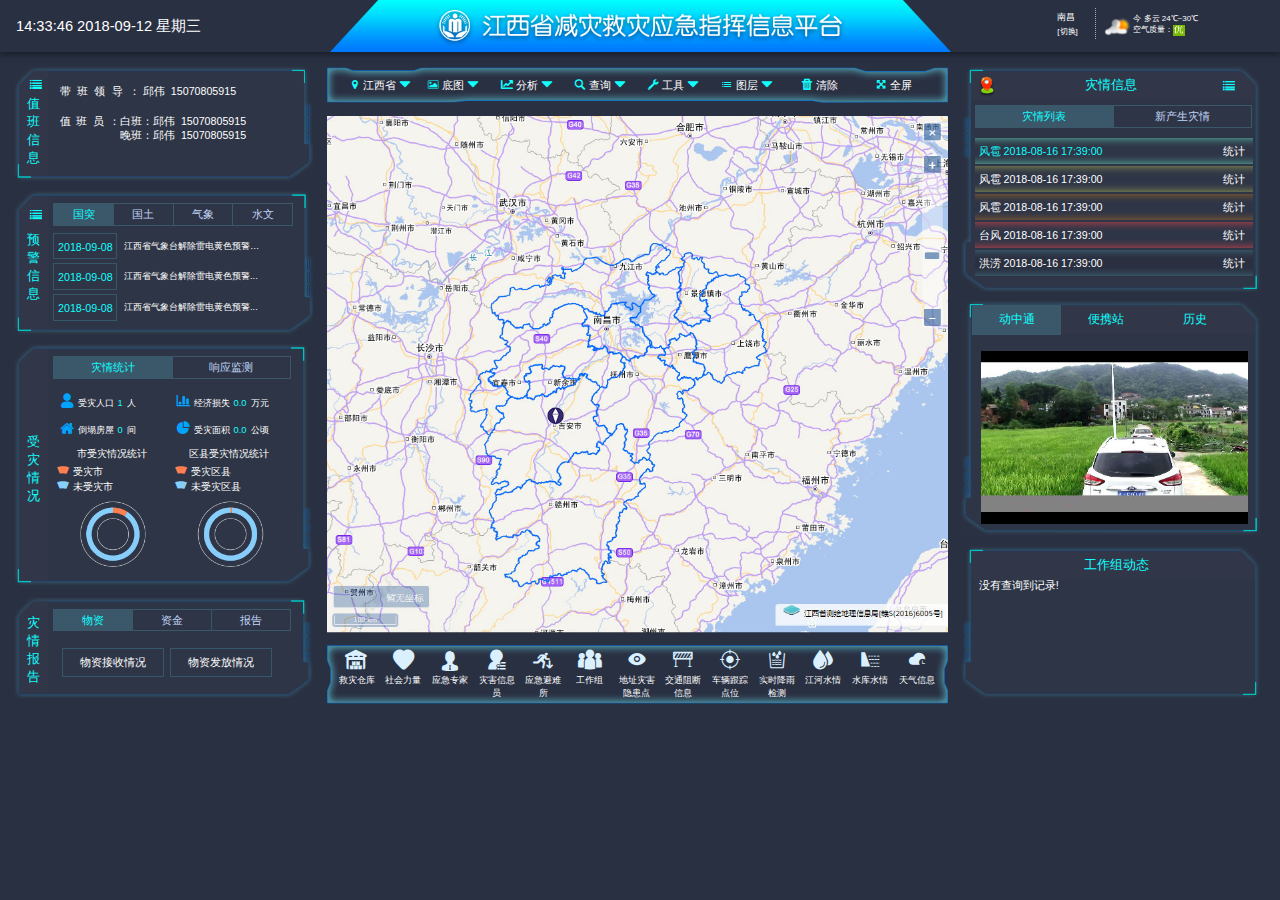
<file: index.html>
<!DOCTYPE html>
<html lang="en">

<head>
    <meta charset="UTF-8">
    <meta name="renderer" content="webkit">
    <meta name="viewport" content="width=device-width, initial-scale=1.0">
    <meta http-equiv="X-UA-Compatible" content="ie=edge">
    <title>江西省减灾救灾应急指挥信息平台</title>
    <link rel="stylesheet" href="./css/index.css">
    <link rel="stylesheet" href="./iconfont/iconfont.css">
</head>

<body>
    <!-- 头部 -->
    <div class="bannerTop">
        <header>
            <div class="timeBar">
                14:33:46 2018-09-12 星期三
            </div>
            <div class="logo"></div>
            <!-- 天气信息 -->
            <div class="weatherBox">
                <div class="info">
                    <div class="cityName">
                        <span class="city">南昌</span>
                        <span class="changeCity">[切换]</span>
                    </div>
                    <div class="weatherToday">
                        <img src="./images/cloud.png" alt="多云" class="weatherImg">
                        <div class="weatherInf">
                            <span class="temp">今 多云 24℃~30℃</span><br>
                            空气质量：<img src="./images/air_good_05.png" alt="优">
                        </div>
                    </div>
                </div>
            </div>
        </header>
    </div>
    <!-- 功能板块 -->
    <div class="mainBody">
        <div class="contnetBox">
            <div class="leftBox">
                <div id="dutyBox">
                    <div class="dutyTitle">值班信息</div>
                    <div class="dutyList">
                        <div class="leader">
                            <i>带班领导：</i>
                            <span>邱伟&nbsp;&nbsp;15070805915</span>
                        </div>
                        <div class="dutyPerson">
                            <i>值班员：</i>
                            <div class="personName">
                                <e>白班：</e><span>邱伟&nbsp;&nbsp;15070805915</span><br>
                                <e>晚班：</e><span>邱伟&nbsp;&nbsp;15070805915</span>
                            </div>

                        </div>

                    </div>
                </div>
                <div id="warnBox">
                    <div class="warnTitle">预警信息</div>
                    <div class="warnCont">
                        <ul class="warnDepart nav">
                            <li><a class="active">国突</a></li>
                            <li><a>国土</a></li>
                            <li><a>气象</a></li>
                            <li><a>水文</a></li>
                        </ul>
                        <div class="navCont on">
                            <ol class="warnList">
                                <li>
                                    <span>2018-09-08</span>
                    
                                    <a href="">江西省气象台解除雷电黄色预警江西省气象台解除雷电黄色预警...</a>
                                </li>
                                <li>
                                    <span>2018-09-08</span>
                                    <a href="">江西省气象台解除雷电黄色预警...</a>
                                </li>
                                <li>
                                    <span>2018-09-08</span>
                                    <a href="">江西省气象台解除雷电黄色预警...</a>
                                </li>
                            </ol>
                        </div>
                        <div class="navCont">国土内容</div>
                        <div class="navCont">气象内容</div>
                        <div class="navCont">水文内容</div>
                    </div>
                </div>
                <div id="disasterInfo">
                    <div class="disasterTitle">受灾情况</div>
                    <div class="disasterCont">
                        <ul class="disasterDepart nav">
                            <li><a class="active">灾情统计</a></li>
                            <li><a>响应监测</a></li>
                        </ul>
                        <div class="navCont on">
                            <div class="tongji">
                                <div>
                                    <i class="iconfont icon-yonghu"></i>
                                    受灾人口<span>1</span>人
                                </div>
                                <div>
                                    <i class="iconfont icon-fenxi"></i>
                                    经济损失<span>0.0</span>万元
                                </div>
                                <div>
                                    <i class="iconfont icon-zhuye"></i>
                                    倒塌房屋<span>0</span>间
                                </div>
                                <div>
                                    <i class="iconfont icon-pie"></i>
                                    受灾面积<span>0.0</span>公顷
                                </div>
                            </div>
                            <div class="cityAndqu">
                                <div class="cityNum">
                                    <div class="cityTitle">市受灾情况统计</div>
                                    <div class="cityTuli">
                                        <span>
                                            <i class="iconfont icon-shanxing yes"></i>受灾市<br>
                                            <i class="iconfont icon-shanxing no"></i>未受灾市
                                        </span>
                                        <div class="cityPie">
                                            <img src="./images/citypie_12.png" alt="" srcset="">
                                        </div>
                                    </div>
                                </div>
                                <div class="quNum">
                                    <div class="quTitle">区县受灾情况统计</div>
                                    <div class="quTuli">
                                        <span>
                                            <i class="iconfont icon-shanxing yes"></i>受灾区县<br>
                                            <i class="iconfont icon-shanxing no"></i>未受灾区县
                                        </span>
                                        <div class="quPie">
                                            <img src="./images/qupie_12.png" alt="" srcset="">
                                        </div>
                                    </div>
                                </div>
                            </div>
                        </div>
                        <div class="navCont">响应监测内容</div>
                    </div>
                </div>
                <div id="disasterReport">
                    <div class="reportTitle">灾情报告</div>
                    <div class="reportCont">
                        <ul class="reportDepart nav">
                            <li><a class="active">物资</a> </li>
                            <li><a>资金</a></li>
                            <li><a>报告</a></li>
                        </ul>
                        <div class="navCont on">
                            <div class="mingxi">
                                <div>
                                    <a href="">物资接收情况</a></div>
                                <div>
                                    <a href="">物资发放情况</a></div>
                            </div>
                        </div>
                        <div class="navCont">资金内容</div>
                        <div class="navCont">报告内容</div>
                    </div>
                </div>
            </div>
            <div class="midBox">
                <div id="toolBar">
                    <ul id="toolList">
                        <li>
                            <a href="">
                                <i class="iconfont icon-location"></i>
                                江西省
                                <i class="iconfont icon-tag2"></i>
                            </a>
                        </li>
                        <li>
                            <a href="">
                                <i class="iconfont icon-tupian"></i>
                                底图
                                <i class="iconfont icon-tag2"></i>
                            </a>
                        </li>
                        <li>
                            <a href="">
                                <i class="iconfont icon-fenxi2"></i>
                                分析
                                <i class="iconfont icon-tag2"></i>
                            </a>
                        </li>
                        <li>
                            <a href="">
                                <i class="iconfont icon-chaxun"></i>
                                查询
                                <i class="iconfont icon-tag2"></i>
                            </a>
                        </li>
                        <li>
                            <a href="">
                                <i class="iconfont icon-shezhi2"></i>
                                工具
                                <i class="iconfont icon-tag2"></i>
                            </a>
                        </li>
                        <li>
                            <a href="">
                                <i class="iconfont icon-ai222"></i>
                                图层
                                <i class="iconfont icon-tag2"></i>
                            </a>
                        </li>
                        <li>
                            <a href="">
                                <i class="iconfont icon-tubiao10"></i>
                                清除
                            </a>
                        </li>
                        <li>
                            <a onclick="fullscreen()">
                                <i class="iconfont icon-quanping"></i>
                                全屏
                            </a>
                        </li>
                    </ul>
                </div>
                <div id="mapBox">
                    <img src="./images/map_06.jpg" alt="" srcset="">
                </div>
                <div id="proBar">
                    <ul id="proList">
                        <li>
                            <a href="">
                                <dl>
                                    <dt><i class="iconfont icon-cangku"></i></dt>
                                    <dd>救灾仓库</dd>
                                </dl>
                            </a>
                        </li>
                        <li>
                            <a href="">
                                <dl>
                                    <dt><i class="iconfont icon-love-b"></i></dt>
                                    <dd>社会力量</dd>
                                </dl>
                            </a>
                        </li>
                        <li><a href="">
                                <dl>
                                    <dt><i class="iconfont icon-zhuanjia"></i></dt>
                                    <dd>应急专家</dd>
                                </dl>
                            </a>
                        </li>
                        <li><a href="">
                                <dl>
                                    <dt><i class="iconfont icon-yonghuliebiao"></i></dt>
                                    <dd>灾害信息员</dd>
                                </dl>
                            </a>
                        </li>
                        <li><a href="">
                                <dl>
                                    <dt><i class="iconfont icon-binanchangsuoguanli"></i></dt>
                                    <dd>应急避难所</dd>
                                </dl>
                            </a>
                        </li>
                        <li><a href="">
                                <dl>
                                    <dt><i class="iconfont icon-qunzu"></i></dt>
                                    <dd>工作组</dd>
                                </dl>
                            </a>
                        </li>

                        <li><a href="">
                                <dl>
                                    <dt><i class="iconfont icon-yanjing"></i></dt>
                                    <dd>地址灾害隐患点</dd>
                                </dl>
                            </a>
                        </li>
                        <li><a href="">
                                <dl>
                                    <dt><i class="iconfont icon-2"></i></dt>
                                    <dd>交通阻断信息</dd>
                                </dl>
                            </a>
                        </li>
                        <li><a href="">
                                <dl>
                                    <dt><i class="iconfont icon-dingwei"></i></dt>
                                    <dd>车辆跟踪点位</dd>
                                </dl>
                            </a>
                        </li>
                        <li><a href="">
                                <dl>
                                    <dt><i class="iconfont icon-rijiangshuiliang"></i></dt>
                                    <dd>实时降雨检测</dd>
                                </dl>
                            </a>
                        </li>
                        <li><a href="">
                                <dl>
                                    <dt><i class="iconfont icon-shuiwu"></i></dt>
                                    <dd>江河水情</dd>
                                </dl>
                            </a>
                        </li>
                        <li><a href="">
                                <dl>
                                    <dt><i class="iconfont icon-shuiku"></i></dt>
                                    <dd>水库水情</dd>
                                </dl>
                            </a>
                        </li>
                        <li><a href="">
                                <dl>
                                    <dt><i class="iconfont icon-tianqiyubao-"></i></dt>
                                    <dd>天气信息</dd>
                                </dl>
                            </a>
                        </li>
                    </ul>
                </div>
            </div>
            <div class="rightBox">
                <div id="disasterBox">
                    <div class="listTitle">灾情信息</div>
                    <div class="listCont">
                        <ul class="listDepart nav">
                            <li><a class="active"> 灾情列表</a></li>
                            <li><a>新产生灾情</a></li>
                        </ul>
                        <div class="navCont on">
                            <ol class="weatherList">
                                <li class="green "><a href="" class="weatherActive"> 风雹 2018-08-16 17:39:00</a> <span>统计</span></li>
                                <li class="yellow"><a href="">风雹 2018-08-16 17:39:00</a> <span>统计</span></li>
                                <li class="orange"><a href="">风雹 2018-08-16 17:39:00</a> <span>统计</span></li>
                                <li class="red"><a href="">台风 2018-08-16 17:39:00</a> <span>统计</span></li>
                                <li class="blue"><a href="">洪涝 2018-08-16 17:39:00</a> <span>统计</span></li>
                            </ol>
                        </div>
                        <div class="navCont">新产生灾情</div>
                    </div>
                </div>
                <div id="historyBox">
                    <ul class="historyTitle nav">
                        <li><a class="active">动中通</a></li>
                        <li><a>便携站</a></li>
                        <li><a>历史</a></li>
                    </ul>
                    <div class="navCont on">
                        <div class="mediaBox">
                            <img src="./images/car_11.jpg" alt="" srcset="">
                        </div>
                    </div>
                    <div class="navCont">便携站内容</div>
                    <div class="navCont">历史内容</div>
                </div>
                <div id="liveBox">
                    <div class="liveTitle">工作组动态</div>
                    <div class="liveContent">没有查询到记录!</div>
                </div>
            </div>
        </div>
    </div>



    <script src="./js/jquery-1.9.0.js"></script>
    <script>
        // 根据屏幕尺寸自适应，"单位值/100" rem.
        (function (win, doc) {
            if (!win.addEventListener) return;
            var html = document.documentElement;

            function setFont() {
                var cliWidth = html.clientWidth;
                html.style.fontSize = 100 * (cliWidth / 1920) + 'px';
            }
            win.addEventListener('resize', setFont, false)
            doc.addEventListener('DOMContentLoaded', setFont, false)
        })(window, document);

        // nav切换
        $(".nav li").on("click", function () {
            $(this).find("a").addClass("active").parents("li").siblings().find("a").removeClass("active");
            $(this).parents("ul").siblings(".navCont").hide().eq($(this).index()).show("fast");
        })

        //全屏
        var fullscreen = function () {
            elem = document.body;
            if (elem.webkitRequestFullScreen) {
                elem.webkitRequestFullScreen();
            } else if (elem.mozRequestFullScreen) {
                elem.mozRequestFullScreen();
            } else if (elem.requestFullScreen) {
                elem.requestFullscreen();
            } else {
                //浏览器不支持全屏API或已被禁用
            }
        }
    </script>


</body>

</html>
</file>
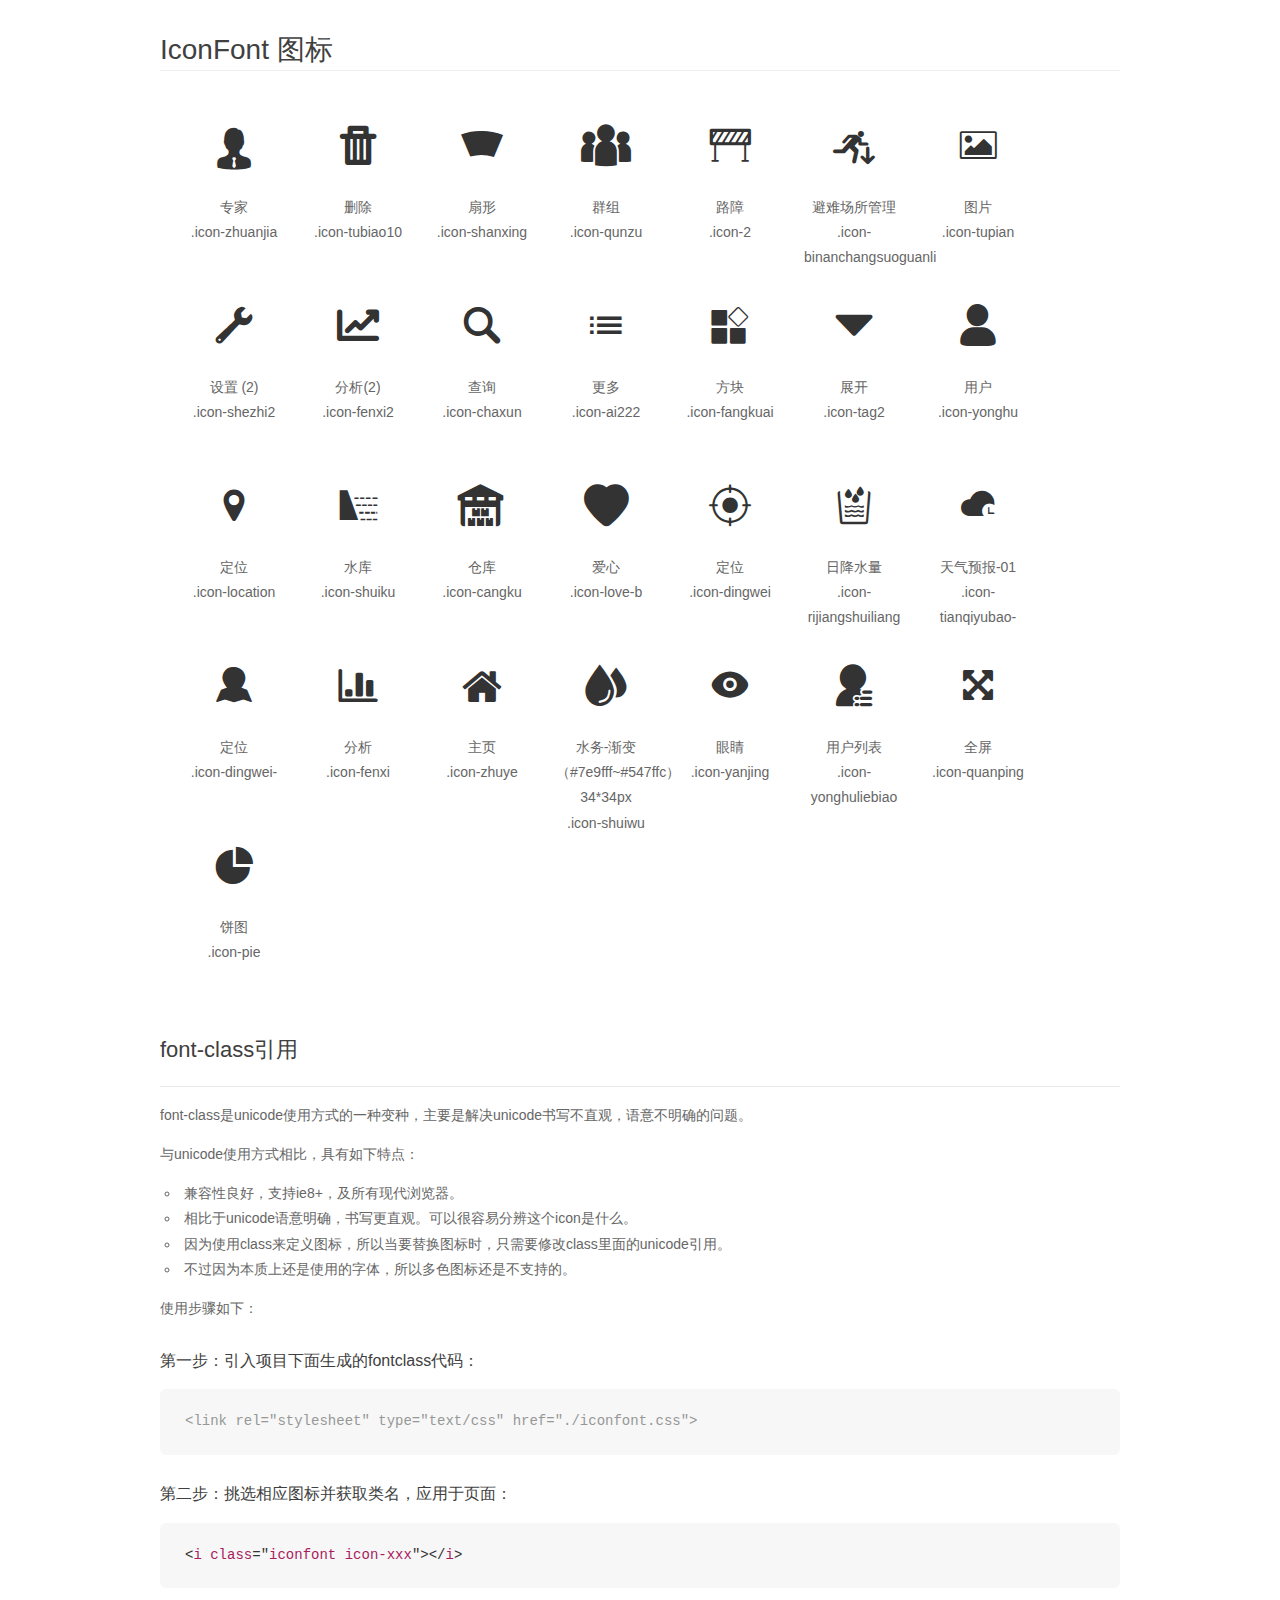
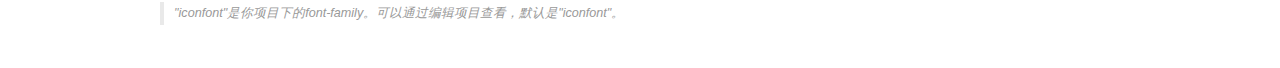
<file: iconfont/demo_fontclass.html>
<!DOCTYPE html>
<html>
<head>
    <meta charset="utf-8"/>
    <title>IconFont</title>
    <link rel="stylesheet" href="demo.css">
    <link rel="stylesheet" href="iconfont.css">
</head>
<body>
    <div class="main markdown">
        <h1>IconFont 图标</h1>
        <ul class="icon_lists clear">
            
                <li>
                <i class="icon iconfont icon-zhuanjia"></i>
                    <div class="name">专家</div>
                    <div class="fontclass">.icon-zhuanjia</div>
                </li>
            
                <li>
                <i class="icon iconfont icon-tubiao10"></i>
                    <div class="name">删除</div>
                    <div class="fontclass">.icon-tubiao10</div>
                </li>
            
                <li>
                <i class="icon iconfont icon-shanxing"></i>
                    <div class="name">扇形</div>
                    <div class="fontclass">.icon-shanxing</div>
                </li>
            
                <li>
                <i class="icon iconfont icon-qunzu"></i>
                    <div class="name">群组</div>
                    <div class="fontclass">.icon-qunzu</div>
                </li>
            
                <li>
                <i class="icon iconfont icon-2"></i>
                    <div class="name">路障</div>
                    <div class="fontclass">.icon-2</div>
                </li>
            
                <li>
                <i class="icon iconfont icon-binanchangsuoguanli"></i>
                    <div class="name">避难场所管理</div>
                    <div class="fontclass">.icon-binanchangsuoguanli</div>
                </li>
            
                <li>
                <i class="icon iconfont icon-tupian"></i>
                    <div class="name">图片</div>
                    <div class="fontclass">.icon-tupian</div>
                </li>
            
                <li>
                <i class="icon iconfont icon-shezhi2"></i>
                    <div class="name">设置 (2)</div>
                    <div class="fontclass">.icon-shezhi2</div>
                </li>
            
                <li>
                <i class="icon iconfont icon-fenxi2"></i>
                    <div class="name">分析(2)</div>
                    <div class="fontclass">.icon-fenxi2</div>
                </li>
            
                <li>
                <i class="icon iconfont icon-chaxun"></i>
                    <div class="name">查询</div>
                    <div class="fontclass">.icon-chaxun</div>
                </li>
            
                <li>
                <i class="icon iconfont icon-ai222"></i>
                    <div class="name">更多</div>
                    <div class="fontclass">.icon-ai222</div>
                </li>
            
                <li>
                <i class="icon iconfont icon-fangkuai"></i>
                    <div class="name">方块</div>
                    <div class="fontclass">.icon-fangkuai</div>
                </li>
            
                <li>
                <i class="icon iconfont icon-tag2"></i>
                    <div class="name">展开</div>
                    <div class="fontclass">.icon-tag2</div>
                </li>
            
                <li>
                <i class="icon iconfont icon-yonghu"></i>
                    <div class="name">用户</div>
                    <div class="fontclass">.icon-yonghu</div>
                </li>
            
                <li>
                <i class="icon iconfont icon-location"></i>
                    <div class="name">定位</div>
                    <div class="fontclass">.icon-location</div>
                </li>
            
                <li>
                <i class="icon iconfont icon-shuiku"></i>
                    <div class="name">水库</div>
                    <div class="fontclass">.icon-shuiku</div>
                </li>
            
                <li>
                <i class="icon iconfont icon-cangku"></i>
                    <div class="name">仓库</div>
                    <div class="fontclass">.icon-cangku</div>
                </li>
            
                <li>
                <i class="icon iconfont icon-love-b"></i>
                    <div class="name">爱心</div>
                    <div class="fontclass">.icon-love-b</div>
                </li>
            
                <li>
                <i class="icon iconfont icon-dingwei"></i>
                    <div class="name">定位</div>
                    <div class="fontclass">.icon-dingwei</div>
                </li>
            
                <li>
                <i class="icon iconfont icon-rijiangshuiliang"></i>
                    <div class="name">日降水量</div>
                    <div class="fontclass">.icon-rijiangshuiliang</div>
                </li>
            
                <li>
                <i class="icon iconfont icon-tianqiyubao-"></i>
                    <div class="name">天气预报-01</div>
                    <div class="fontclass">.icon-tianqiyubao-</div>
                </li>
            
                <li>
                <i class="icon iconfont icon-dingwei-"></i>
                    <div class="name">定位</div>
                    <div class="fontclass">.icon-dingwei-</div>
                </li>
            
                <li>
                <i class="icon iconfont icon-fenxi"></i>
                    <div class="name">分析</div>
                    <div class="fontclass">.icon-fenxi</div>
                </li>
            
                <li>
                <i class="icon iconfont icon-zhuye"></i>
                    <div class="name">主页</div>
                    <div class="fontclass">.icon-zhuye</div>
                </li>
            
                <li>
                <i class="icon iconfont icon-shuiwu"></i>
                    <div class="name">水务-渐变（#7e9fff~#547ffc）34*34px</div>
                    <div class="fontclass">.icon-shuiwu</div>
                </li>
            
                <li>
                <i class="icon iconfont icon-yanjing"></i>
                    <div class="name">眼睛</div>
                    <div class="fontclass">.icon-yanjing</div>
                </li>
            
                <li>
                <i class="icon iconfont icon-yonghuliebiao"></i>
                    <div class="name">用户列表</div>
                    <div class="fontclass">.icon-yonghuliebiao</div>
                </li>
            
                <li>
                <i class="icon iconfont icon-quanping"></i>
                    <div class="name">全屏</div>
                    <div class="fontclass">.icon-quanping</div>
                </li>
            
                <li>
                <i class="icon iconfont icon-pie"></i>
                    <div class="name">饼图</div>
                    <div class="fontclass">.icon-pie</div>
                </li>
            
        </ul>

        <h2 id="font-class-">font-class引用</h2>
        <hr>

        <p>font-class是unicode使用方式的一种变种，主要是解决unicode书写不直观，语意不明确的问题。</p>
        <p>与unicode使用方式相比，具有如下特点：</p>
        <ul>
        <li>兼容性良好，支持ie8+，及所有现代浏览器。</li>
        <li>相比于unicode语意明确，书写更直观。可以很容易分辨这个icon是什么。</li>
        <li>因为使用class来定义图标，所以当要替换图标时，只需要修改class里面的unicode引用。</li>
        <li>不过因为本质上还是使用的字体，所以多色图标还是不支持的。</li>
        </ul>
        <p>使用步骤如下：</p>
        <h3 id="-fontclass-">第一步：引入项目下面生成的fontclass代码：</h3>


        <pre><code class="lang-js hljs javascript"><span class="hljs-comment">&lt;link rel="stylesheet" type="text/css" href="./iconfont.css"&gt;</span></code></pre>
        <h3 id="-">第二步：挑选相应图标并获取类名，应用于页面：</h3>
        <pre><code class="lang-css hljs">&lt;<span class="hljs-selector-tag">i</span> <span class="hljs-selector-tag">class</span>="<span class="hljs-selector-tag">iconfont</span> <span class="hljs-selector-tag">icon-xxx</span>"&gt;&lt;/<span class="hljs-selector-tag">i</span>&gt;</code></pre>
        <blockquote>
        <p>"iconfont"是你项目下的font-family。可以通过编辑项目查看，默认是"iconfont"。</p>
        </blockquote>
    </div>
</body>
</html>
</file>
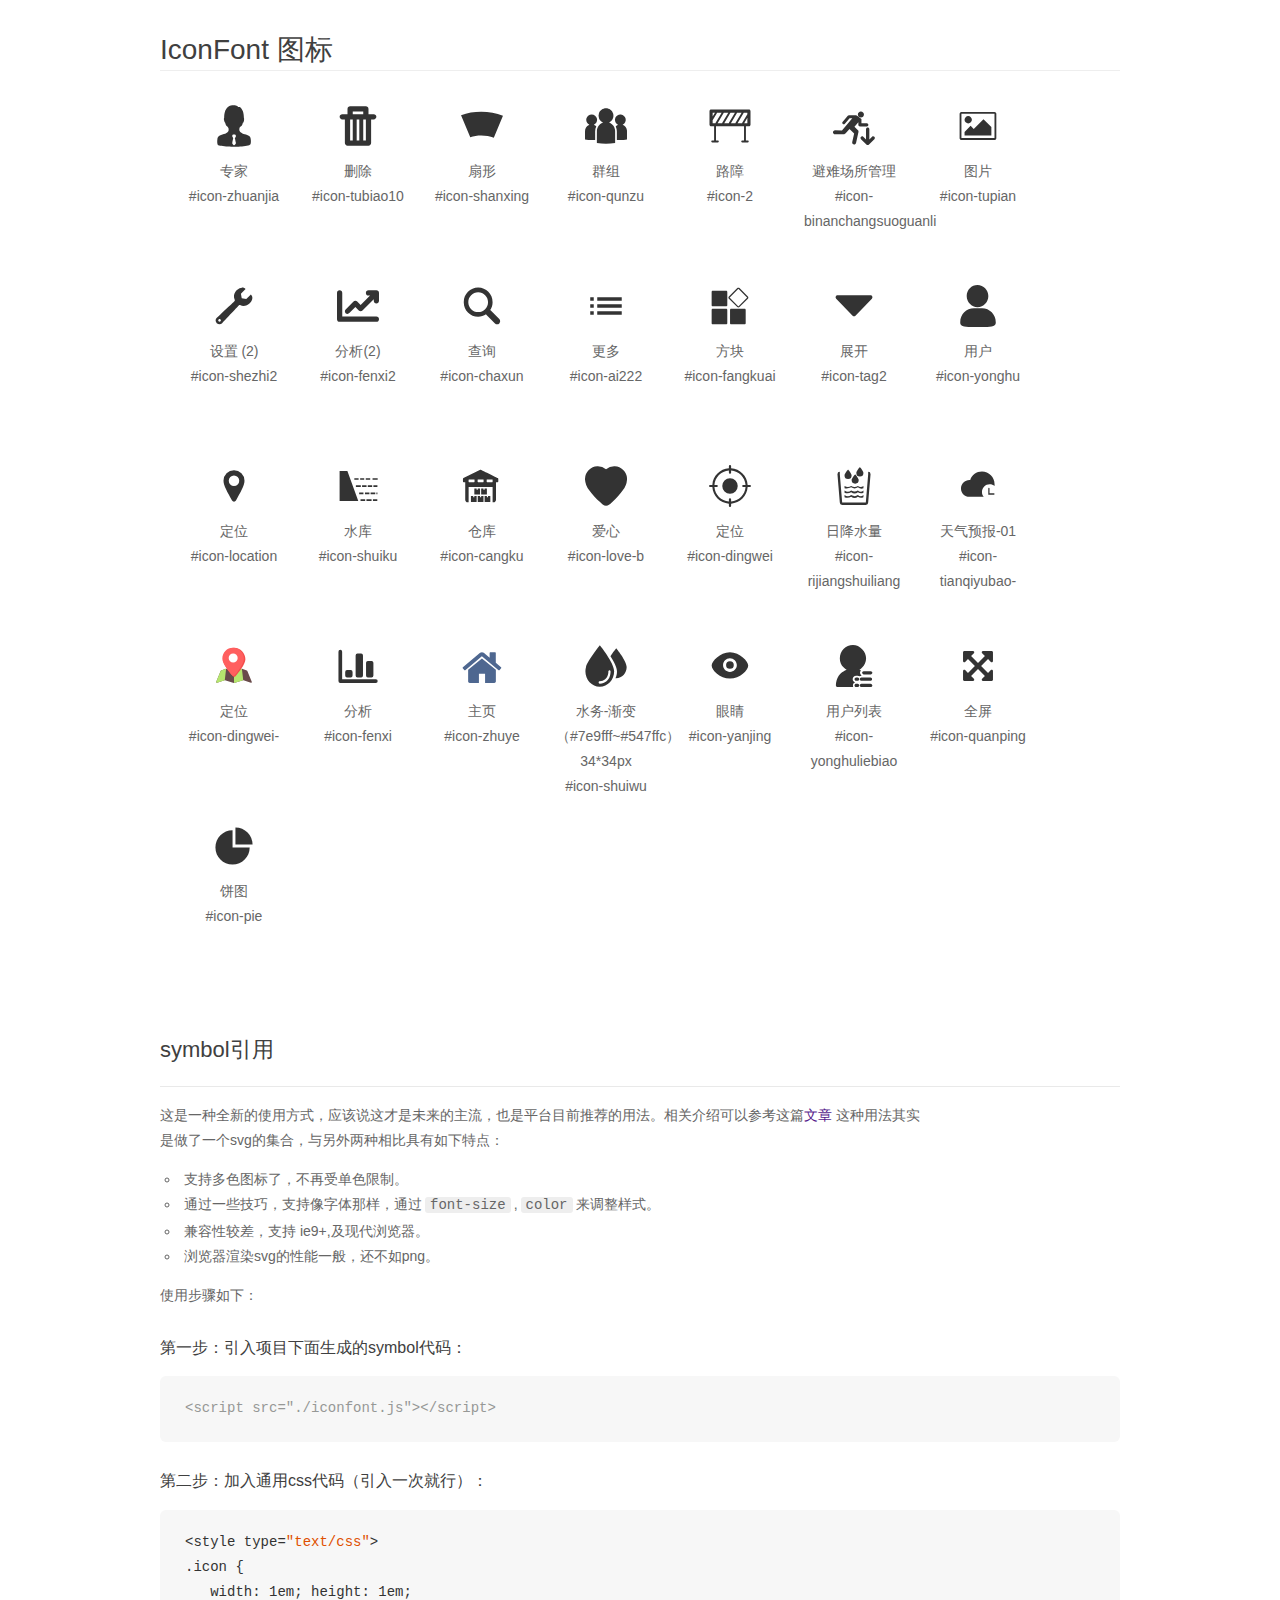
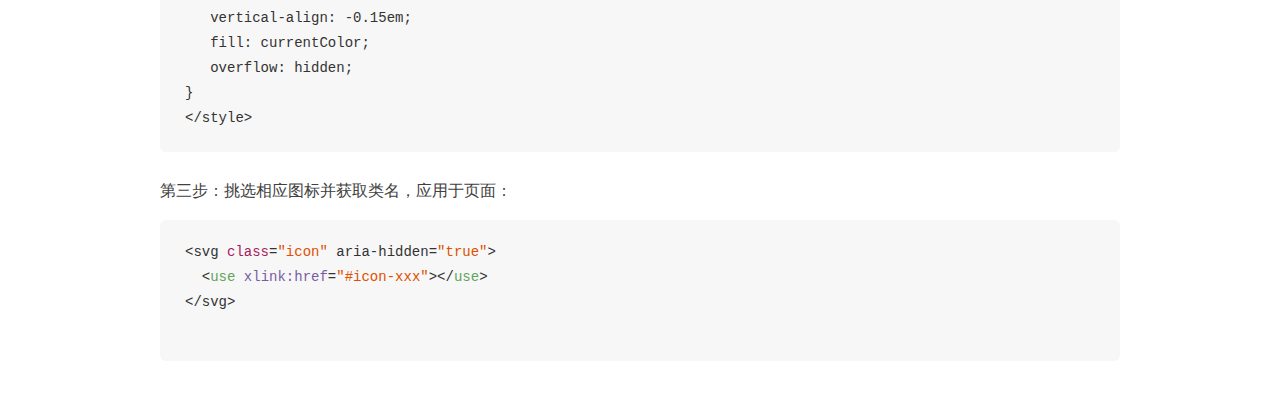
<file: iconfont/demo_symbol.html>
<!DOCTYPE html>
<html>
<head>
    <meta charset="utf-8"/>
    <title>IconFont</title>
    <link rel="stylesheet" href="demo.css">
    <script src="iconfont.js"></script>

    <style type="text/css">
        .icon {
          /* 通过设置 font-size 来改变图标大小 */
          width: 1em; height: 1em;
          /* 图标和文字相邻时，垂直对齐 */
          vertical-align: -0.15em;
          /* 通过设置 color 来改变 SVG 的颜色/fill */
          fill: currentColor;
          /* path 和 stroke 溢出 viewBox 部分在 IE 下会显示
             normalize.css 中也包含这行 */
          overflow: hidden;
        }

    </style>
</head>
<body>
    <div class="main markdown">
        <h1>IconFont 图标</h1>
        <ul class="icon_lists clear">
            
                <li>
                    <svg class="icon" aria-hidden="true">
                        <use xlink:href="#icon-zhuanjia"></use>
                    </svg>
                    <div class="name">专家</div>
                    <div class="fontclass">#icon-zhuanjia</div>
                </li>
            
                <li>
                    <svg class="icon" aria-hidden="true">
                        <use xlink:href="#icon-tubiao10"></use>
                    </svg>
                    <div class="name">删除</div>
                    <div class="fontclass">#icon-tubiao10</div>
                </li>
            
                <li>
                    <svg class="icon" aria-hidden="true">
                        <use xlink:href="#icon-shanxing"></use>
                    </svg>
                    <div class="name">扇形</div>
                    <div class="fontclass">#icon-shanxing</div>
                </li>
            
                <li>
                    <svg class="icon" aria-hidden="true">
                        <use xlink:href="#icon-qunzu"></use>
                    </svg>
                    <div class="name">群组</div>
                    <div class="fontclass">#icon-qunzu</div>
                </li>
            
                <li>
                    <svg class="icon" aria-hidden="true">
                        <use xlink:href="#icon-2"></use>
                    </svg>
                    <div class="name">路障</div>
                    <div class="fontclass">#icon-2</div>
                </li>
            
                <li>
                    <svg class="icon" aria-hidden="true">
                        <use xlink:href="#icon-binanchangsuoguanli"></use>
                    </svg>
                    <div class="name">避难场所管理</div>
                    <div class="fontclass">#icon-binanchangsuoguanli</div>
                </li>
            
                <li>
                    <svg class="icon" aria-hidden="true">
                        <use xlink:href="#icon-tupian"></use>
                    </svg>
                    <div class="name">图片</div>
                    <div class="fontclass">#icon-tupian</div>
                </li>
            
                <li>
                    <svg class="icon" aria-hidden="true">
                        <use xlink:href="#icon-shezhi2"></use>
                    </svg>
                    <div class="name">设置 (2)</div>
                    <div class="fontclass">#icon-shezhi2</div>
                </li>
            
                <li>
                    <svg class="icon" aria-hidden="true">
                        <use xlink:href="#icon-fenxi2"></use>
                    </svg>
                    <div class="name">分析(2)</div>
                    <div class="fontclass">#icon-fenxi2</div>
                </li>
            
                <li>
                    <svg class="icon" aria-hidden="true">
                        <use xlink:href="#icon-chaxun"></use>
                    </svg>
                    <div class="name">查询</div>
                    <div class="fontclass">#icon-chaxun</div>
                </li>
            
                <li>
                    <svg class="icon" aria-hidden="true">
                        <use xlink:href="#icon-ai222"></use>
                    </svg>
                    <div class="name">更多</div>
                    <div class="fontclass">#icon-ai222</div>
                </li>
            
                <li>
                    <svg class="icon" aria-hidden="true">
                        <use xlink:href="#icon-fangkuai"></use>
                    </svg>
                    <div class="name">方块</div>
                    <div class="fontclass">#icon-fangkuai</div>
                </li>
            
                <li>
                    <svg class="icon" aria-hidden="true">
                        <use xlink:href="#icon-tag2"></use>
                    </svg>
                    <div class="name">展开</div>
                    <div class="fontclass">#icon-tag2</div>
                </li>
            
                <li>
                    <svg class="icon" aria-hidden="true">
                        <use xlink:href="#icon-yonghu"></use>
                    </svg>
                    <div class="name">用户</div>
                    <div class="fontclass">#icon-yonghu</div>
                </li>
            
                <li>
                    <svg class="icon" aria-hidden="true">
                        <use xlink:href="#icon-location"></use>
                    </svg>
                    <div class="name">定位</div>
                    <div class="fontclass">#icon-location</div>
                </li>
            
                <li>
                    <svg class="icon" aria-hidden="true">
                        <use xlink:href="#icon-shuiku"></use>
                    </svg>
                    <div class="name">水库</div>
                    <div class="fontclass">#icon-shuiku</div>
                </li>
            
                <li>
                    <svg class="icon" aria-hidden="true">
                        <use xlink:href="#icon-cangku"></use>
                    </svg>
                    <div class="name">仓库</div>
                    <div class="fontclass">#icon-cangku</div>
                </li>
            
                <li>
                    <svg class="icon" aria-hidden="true">
                        <use xlink:href="#icon-love-b"></use>
                    </svg>
                    <div class="name">爱心</div>
                    <div class="fontclass">#icon-love-b</div>
                </li>
            
                <li>
                    <svg class="icon" aria-hidden="true">
                        <use xlink:href="#icon-dingwei"></use>
                    </svg>
                    <div class="name">定位</div>
                    <div class="fontclass">#icon-dingwei</div>
                </li>
            
                <li>
                    <svg class="icon" aria-hidden="true">
                        <use xlink:href="#icon-rijiangshuiliang"></use>
                    </svg>
                    <div class="name">日降水量</div>
                    <div class="fontclass">#icon-rijiangshuiliang</div>
                </li>
            
                <li>
                    <svg class="icon" aria-hidden="true">
                        <use xlink:href="#icon-tianqiyubao-"></use>
                    </svg>
                    <div class="name">天气预报-01</div>
                    <div class="fontclass">#icon-tianqiyubao-</div>
                </li>
            
                <li>
                    <svg class="icon" aria-hidden="true">
                        <use xlink:href="#icon-dingwei-"></use>
                    </svg>
                    <div class="name">定位</div>
                    <div class="fontclass">#icon-dingwei-</div>
                </li>
            
                <li>
                    <svg class="icon" aria-hidden="true">
                        <use xlink:href="#icon-fenxi"></use>
                    </svg>
                    <div class="name">分析</div>
                    <div class="fontclass">#icon-fenxi</div>
                </li>
            
                <li>
                    <svg class="icon" aria-hidden="true">
                        <use xlink:href="#icon-zhuye"></use>
                    </svg>
                    <div class="name">主页</div>
                    <div class="fontclass">#icon-zhuye</div>
                </li>
            
                <li>
                    <svg class="icon" aria-hidden="true">
                        <use xlink:href="#icon-shuiwu"></use>
                    </svg>
                    <div class="name">水务-渐变（#7e9fff~#547ffc）34*34px</div>
                    <div class="fontclass">#icon-shuiwu</div>
                </li>
            
                <li>
                    <svg class="icon" aria-hidden="true">
                        <use xlink:href="#icon-yanjing"></use>
                    </svg>
                    <div class="name">眼睛</div>
                    <div class="fontclass">#icon-yanjing</div>
                </li>
            
                <li>
                    <svg class="icon" aria-hidden="true">
                        <use xlink:href="#icon-yonghuliebiao"></use>
                    </svg>
                    <div class="name">用户列表</div>
                    <div class="fontclass">#icon-yonghuliebiao</div>
                </li>
            
                <li>
                    <svg class="icon" aria-hidden="true">
                        <use xlink:href="#icon-quanping"></use>
                    </svg>
                    <div class="name">全屏</div>
                    <div class="fontclass">#icon-quanping</div>
                </li>
            
                <li>
                    <svg class="icon" aria-hidden="true">
                        <use xlink:href="#icon-pie"></use>
                    </svg>
                    <div class="name">饼图</div>
                    <div class="fontclass">#icon-pie</div>
                </li>
            
        </ul>


        <h2 id="symbol-">symbol引用</h2>
        <hr>

        <p>这是一种全新的使用方式，应该说这才是未来的主流，也是平台目前推荐的用法。相关介绍可以参考这篇<a href="">文章</a>
        这种用法其实是做了一个svg的集合，与另外两种相比具有如下特点：</p>
        <ul>
          <li>支持多色图标了，不再受单色限制。</li>
          <li>通过一些技巧，支持像字体那样，通过<code>font-size</code>,<code>color</code>来调整样式。</li>
          <li>兼容性较差，支持 ie9+,及现代浏览器。</li>
          <li>浏览器渲染svg的性能一般，还不如png。</li>
        </ul>
        <p>使用步骤如下：</p>
        <h3 id="-symbol-">第一步：引入项目下面生成的symbol代码：</h3>
        <pre><code class="lang-js hljs javascript"><span class="hljs-comment">&lt;script src="./iconfont.js"&gt;&lt;/script&gt;</span></code></pre>
        <h3 id="-css-">第二步：加入通用css代码（引入一次就行）：</h3>
        <pre><code class="lang-js hljs javascript">&lt;style type=<span class="hljs-string">"text/css"</span>&gt;
.icon {
   width: <span class="hljs-number">1</span>em; height: <span class="hljs-number">1</span>em;
   vertical-align: <span class="hljs-number">-0.15</span>em;
   fill: currentColor;
   overflow: hidden;
}
&lt;<span class="hljs-regexp">/style&gt;</span></code></pre>
        <h3 id="-">第三步：挑选相应图标并获取类名，应用于页面：</h3>
        <pre><code class="lang-js hljs javascript">&lt;svg <span class="hljs-class"><span class="hljs-keyword">class</span></span>=<span class="hljs-string">"icon"</span> aria-hidden=<span class="hljs-string">"true"</span>&gt;<span class="xml"><span class="hljs-tag">
  &lt;<span class="hljs-name">use</span> <span class="hljs-attr">xlink:href</span>=<span class="hljs-string">"#icon-xxx"</span>&gt;</span><span class="hljs-tag">&lt;/<span class="hljs-name">use</span>&gt;</span>
</span>&lt;<span class="hljs-regexp">/svg&gt;
        </span></code></pre>
    </div>
</body>
</html>
</file>
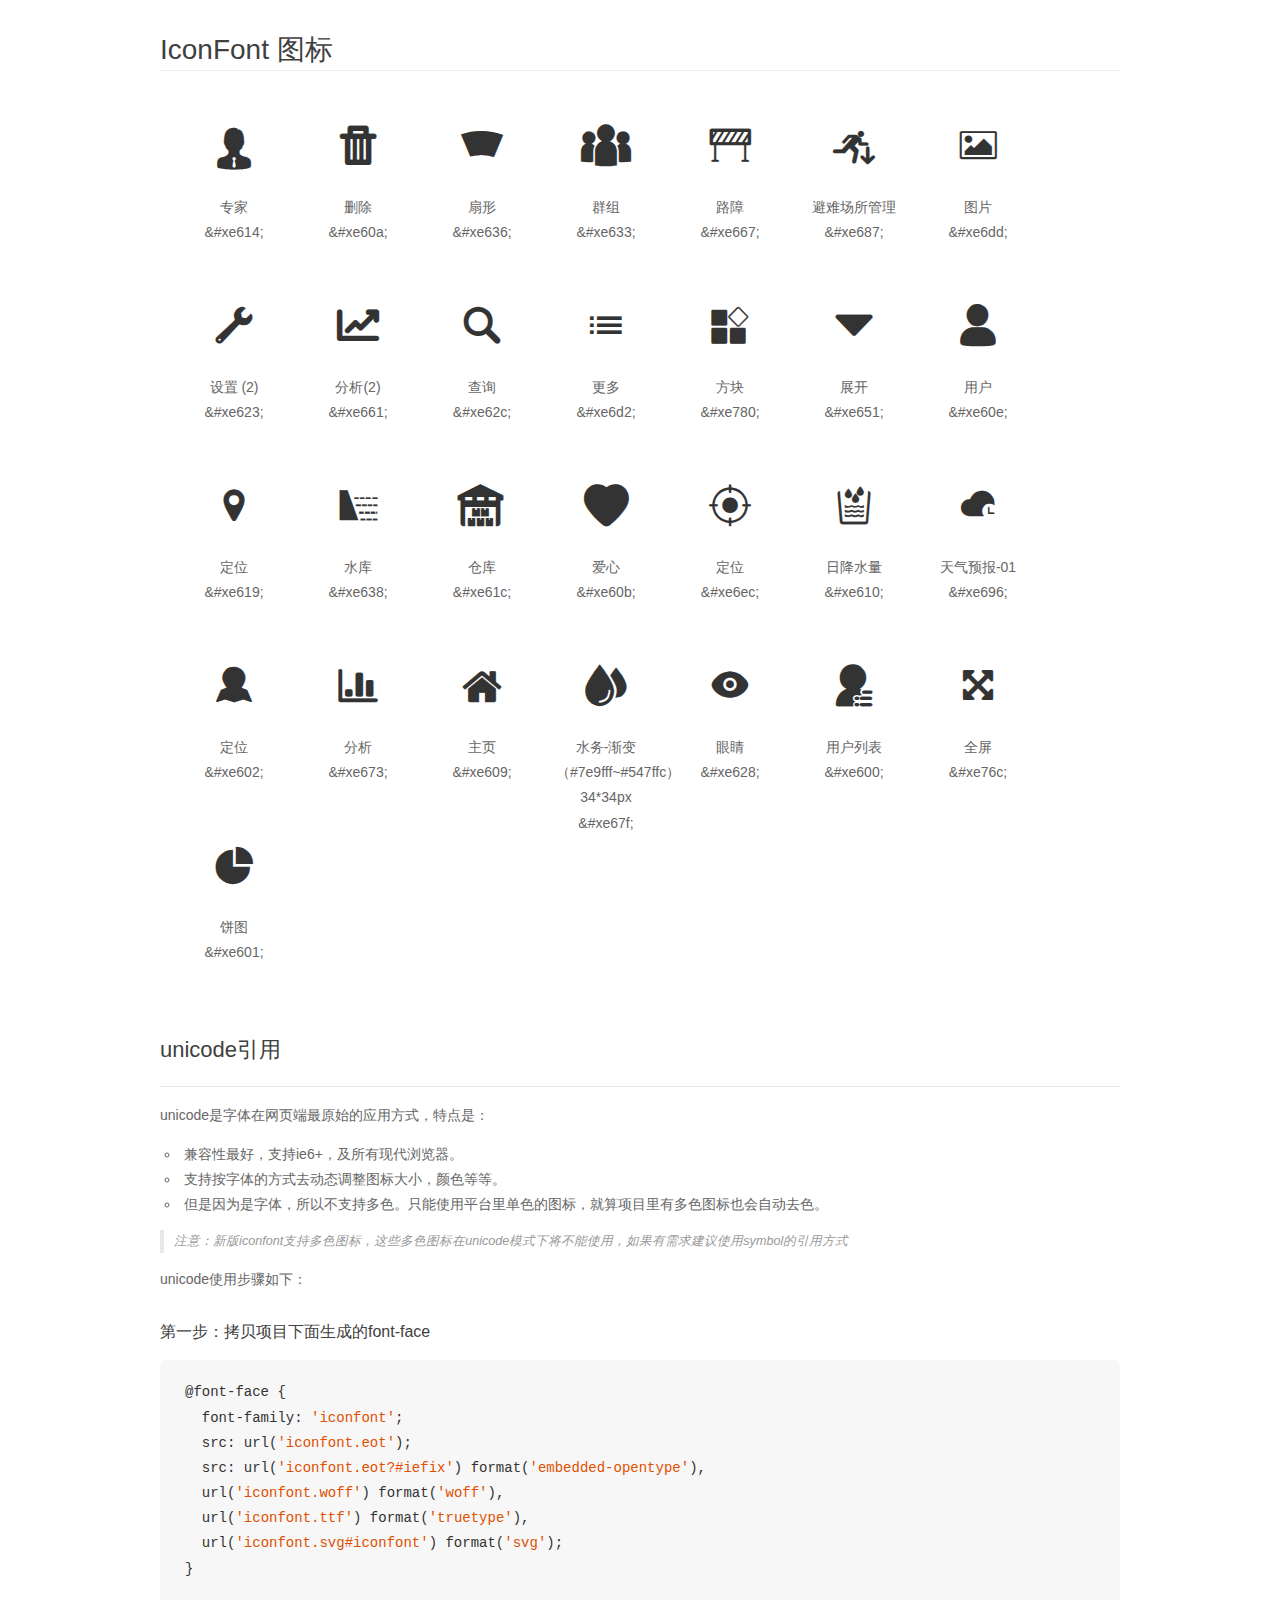
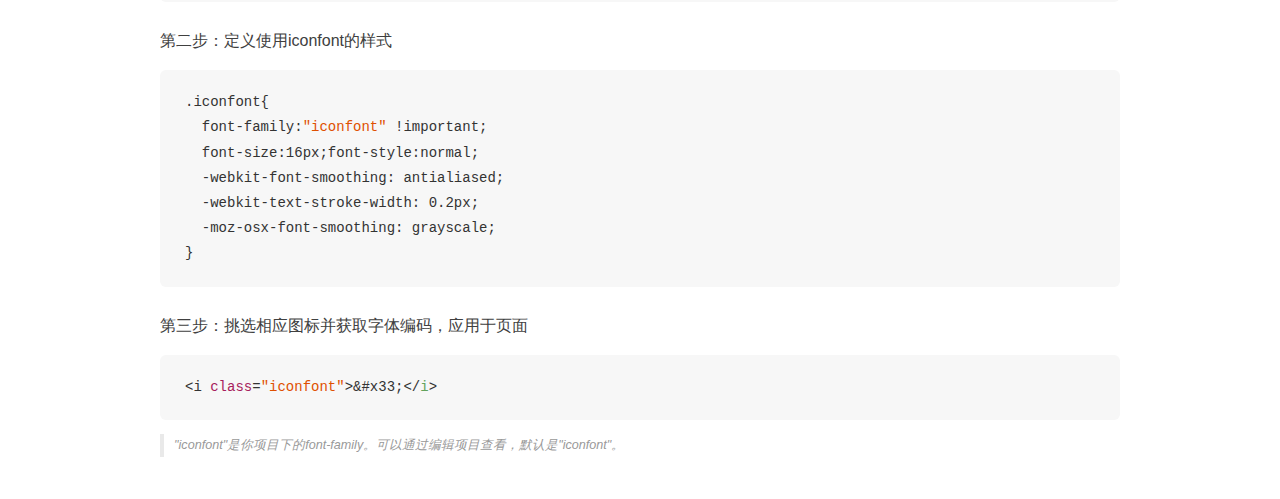
<file: iconfont/demo_unicode.html>
<!DOCTYPE html>
<html>
<head>
    <meta charset="utf-8"/>
    <title>IconFont</title>
    <link rel="stylesheet" href="demo.css">

    <style type="text/css">

        @font-face {font-family: "iconfont";
          src: url('iconfont.eot'); /* IE9*/
          src: url('iconfont.eot#iefix') format('embedded-opentype'), /* IE6-IE8 */
          url('iconfont.woff') format('woff'), /* chrome, firefox */
          url('iconfont.ttf') format('truetype'), /* chrome, firefox, opera, Safari, Android, iOS 4.2+*/
          url('iconfont.svg#iconfont') format('svg'); /* iOS 4.1- */
        }

        .iconfont {
          font-family:"iconfont" !important;
          font-size:16px;
          font-style:normal;
          -webkit-font-smoothing: antialiased;
          -webkit-text-stroke-width: 0.2px;
          -moz-osx-font-smoothing: grayscale;
        }

    </style>
</head>
<body>
    <div class="main markdown">
        <h1>IconFont 图标</h1>
        <ul class="icon_lists clear">
            
                <li>
                <i class="icon iconfont">&#xe614;</i>
                    <div class="name">专家</div>
                    <div class="code">&amp;#xe614;</div>
                </li>
            
                <li>
                <i class="icon iconfont">&#xe60a;</i>
                    <div class="name">删除</div>
                    <div class="code">&amp;#xe60a;</div>
                </li>
            
                <li>
                <i class="icon iconfont">&#xe636;</i>
                    <div class="name">扇形</div>
                    <div class="code">&amp;#xe636;</div>
                </li>
            
                <li>
                <i class="icon iconfont">&#xe633;</i>
                    <div class="name">群组</div>
                    <div class="code">&amp;#xe633;</div>
                </li>
            
                <li>
                <i class="icon iconfont">&#xe667;</i>
                    <div class="name">路障</div>
                    <div class="code">&amp;#xe667;</div>
                </li>
            
                <li>
                <i class="icon iconfont">&#xe687;</i>
                    <div class="name">避难场所管理</div>
                    <div class="code">&amp;#xe687;</div>
                </li>
            
                <li>
                <i class="icon iconfont">&#xe6dd;</i>
                    <div class="name">图片</div>
                    <div class="code">&amp;#xe6dd;</div>
                </li>
            
                <li>
                <i class="icon iconfont">&#xe623;</i>
                    <div class="name">设置 (2)</div>
                    <div class="code">&amp;#xe623;</div>
                </li>
            
                <li>
                <i class="icon iconfont">&#xe661;</i>
                    <div class="name">分析(2)</div>
                    <div class="code">&amp;#xe661;</div>
                </li>
            
                <li>
                <i class="icon iconfont">&#xe62c;</i>
                    <div class="name">查询</div>
                    <div class="code">&amp;#xe62c;</div>
                </li>
            
                <li>
                <i class="icon iconfont">&#xe6d2;</i>
                    <div class="name">更多</div>
                    <div class="code">&amp;#xe6d2;</div>
                </li>
            
                <li>
                <i class="icon iconfont">&#xe780;</i>
                    <div class="name">方块</div>
                    <div class="code">&amp;#xe780;</div>
                </li>
            
                <li>
                <i class="icon iconfont">&#xe651;</i>
                    <div class="name">展开</div>
                    <div class="code">&amp;#xe651;</div>
                </li>
            
                <li>
                <i class="icon iconfont">&#xe60e;</i>
                    <div class="name">用户</div>
                    <div class="code">&amp;#xe60e;</div>
                </li>
            
                <li>
                <i class="icon iconfont">&#xe619;</i>
                    <div class="name">定位</div>
                    <div class="code">&amp;#xe619;</div>
                </li>
            
                <li>
                <i class="icon iconfont">&#xe638;</i>
                    <div class="name">水库</div>
                    <div class="code">&amp;#xe638;</div>
                </li>
            
                <li>
                <i class="icon iconfont">&#xe61c;</i>
                    <div class="name">仓库</div>
                    <div class="code">&amp;#xe61c;</div>
                </li>
            
                <li>
                <i class="icon iconfont">&#xe60b;</i>
                    <div class="name">爱心</div>
                    <div class="code">&amp;#xe60b;</div>
                </li>
            
                <li>
                <i class="icon iconfont">&#xe6ec;</i>
                    <div class="name">定位</div>
                    <div class="code">&amp;#xe6ec;</div>
                </li>
            
                <li>
                <i class="icon iconfont">&#xe610;</i>
                    <div class="name">日降水量</div>
                    <div class="code">&amp;#xe610;</div>
                </li>
            
                <li>
                <i class="icon iconfont">&#xe696;</i>
                    <div class="name">天气预报-01</div>
                    <div class="code">&amp;#xe696;</div>
                </li>
            
                <li>
                <i class="icon iconfont">&#xe602;</i>
                    <div class="name">定位</div>
                    <div class="code">&amp;#xe602;</div>
                </li>
            
                <li>
                <i class="icon iconfont">&#xe673;</i>
                    <div class="name">分析</div>
                    <div class="code">&amp;#xe673;</div>
                </li>
            
                <li>
                <i class="icon iconfont">&#xe609;</i>
                    <div class="name">主页</div>
                    <div class="code">&amp;#xe609;</div>
                </li>
            
                <li>
                <i class="icon iconfont">&#xe67f;</i>
                    <div class="name">水务-渐变（#7e9fff~#547ffc）34*34px</div>
                    <div class="code">&amp;#xe67f;</div>
                </li>
            
                <li>
                <i class="icon iconfont">&#xe628;</i>
                    <div class="name">眼睛</div>
                    <div class="code">&amp;#xe628;</div>
                </li>
            
                <li>
                <i class="icon iconfont">&#xe600;</i>
                    <div class="name">用户列表</div>
                    <div class="code">&amp;#xe600;</div>
                </li>
            
                <li>
                <i class="icon iconfont">&#xe76c;</i>
                    <div class="name">全屏</div>
                    <div class="code">&amp;#xe76c;</div>
                </li>
            
                <li>
                <i class="icon iconfont">&#xe601;</i>
                    <div class="name">饼图</div>
                    <div class="code">&amp;#xe601;</div>
                </li>
            
        </ul>
        <h2 id="unicode-">unicode引用</h2>
        <hr>

        <p>unicode是字体在网页端最原始的应用方式，特点是：</p>
        <ul>
        <li>兼容性最好，支持ie6+，及所有现代浏览器。</li>
        <li>支持按字体的方式去动态调整图标大小，颜色等等。</li>
        <li>但是因为是字体，所以不支持多色。只能使用平台里单色的图标，就算项目里有多色图标也会自动去色。</li>
        </ul>
        <blockquote>
        <p>注意：新版iconfont支持多色图标，这些多色图标在unicode模式下将不能使用，如果有需求建议使用symbol的引用方式</p>
        </blockquote>
        <p>unicode使用步骤如下：</p>
        <h3 id="-font-face">第一步：拷贝项目下面生成的font-face</h3>
        <pre><code class="lang-js hljs javascript">@font-face {
  font-family: <span class="hljs-string">'iconfont'</span>;
  src: url(<span class="hljs-string">'iconfont.eot'</span>);
  src: url(<span class="hljs-string">'iconfont.eot?#iefix'</span>) format(<span class="hljs-string">'embedded-opentype'</span>),
  url(<span class="hljs-string">'iconfont.woff'</span>) format(<span class="hljs-string">'woff'</span>),
  url(<span class="hljs-string">'iconfont.ttf'</span>) format(<span class="hljs-string">'truetype'</span>),
  url(<span class="hljs-string">'iconfont.svg#iconfont'</span>) format(<span class="hljs-string">'svg'</span>);
}
</code></pre>
        <h3 id="-iconfont-">第二步：定义使用iconfont的样式</h3>
        <pre><code class="lang-js hljs javascript">.iconfont{
  font-family:<span class="hljs-string">"iconfont"</span> !important;
  font-size:<span class="hljs-number">16</span>px;font-style:normal;
  -webkit-font-smoothing: antialiased;
  -webkit-text-stroke-width: <span class="hljs-number">0.2</span>px;
  -moz-osx-font-smoothing: grayscale;
}
</code></pre>
        <h3 id="-">第三步：挑选相应图标并获取字体编码，应用于页面</h3>
        <pre><code class="lang-js hljs javascript">&lt;i <span class="hljs-class"><span class="hljs-keyword">class</span></span>=<span class="hljs-string">"iconfont"</span>&gt;&amp;#x33;<span class="xml"><span class="hljs-tag">&lt;/<span class="hljs-name">i</span>&gt;</span></span></code></pre>

        <blockquote>
        <p>"iconfont"是你项目下的font-family。可以通过编辑项目查看，默认是"iconfont"。</p>
        </blockquote>
    </div>


</body>
</html>
</file>
<file: css/index.css>
body,ol,ul,h1,h2,h3,h4,h5,h6,p,th,td,dl,dd,form,fieldset,legend,input,textarea,select{margin:0;padding:0} 
body{font:14px "微软雅黑","Arial Narrow",HELVETICA;background:#fff;-webkit-text-size-adjust:100%;} 
a{text-decoration:none} 
a:hover{color:#cd0200;text-decoration:none} 
em{font-style:normal} 
li{list-style:none;cursor: pointer;} 
img{border:0;vertical-align:middle} 
table{border-collapse:collapse;border-spacing:0} 
p{word-wrap:break-word}

html{
    background:#293042;
}
body{
    background:#293042;
    padding-bottom: 0.2rem;
}
.active{
    color: #10ffff !important;
    background: #3b576a;
}


.weatherActive{
    color: #10ffff !important;
}

.bannerTop,.mainBody{
    width: 100%;
    margin:0 auto;
}

/* 顶部 */
header,
.contnetBox {
    width: 100%;
    background-color: #293042;
    overflow: hidden;
}

header {
    -moz-box-shadow: 0px 0.04rem 0.08rem #1A1F2A;
    -webkit-box-shadow: 0px 0.04rem 0.08rem #1A1F2A;
    box-shadow: 0px 0.04rem 0.08rem #1A1F2A;
}

.timeBar {
    float: left;
    width: 4.92rem;

    height: 0.78rem;

    line-height: 0.78rem;
    color: #fff;
    box-sizing: border-box;
    padding-left: 0.24rem;
    font-size: 0.22rem;
}

.logo {
    float: left;
    width: 9.38rem;
    height: 0.78rem;
    background-image: url("../images/logo_02.png");
    background-size: cover;
}

.weatherBox {
    width: 4.6rem;
    height: 0.78rem;
    float: left;
    color: #fff;
    box-sizing: border-box;
    padding-top: 0.12rem;
    padding-left: 1.5rem;
}

.weatherBox .info {
    overflow: hidden;
    width: 3rem;
    height: 0.5rem;

}

.weatherBox .info .cityName {
    float: left;
    width: 0.64rem;
    height: 0.46rem;
    padding: 0 0.1rem 0 4px;
    border-right: 1px dotted #aaa;
    box-sizing: border-box;
}

.cityName .city {
    float: left;
    font-size: 0.14rem;
    margin-top: 0.04rem;
}
.cityName .changeCity{
    margin-top: 0.04rem;
    float: left;
    font-size:0.12rem;
}

.weatherBox .info .weatherToday {
    float: left;
    width: 2rem;
    height: 0.46rem;
    box-sizing: border-box;
    padding-left: 0.1rem;
    margin-top: 0.04rem;
}

.weatherToday .weatherImg {
    float: left;
    width: 0.46rem;
    height: 0.46rem;
}

.weatherToday .weatherInf {
    float: left;
    font-size: 0.12rem;
    padding: 0.04rem 0;
}
.weatherToday .weatherInf img{
    width: 0.17rem;
    height: 0.17rem;
}

/* 功能板块 */
.contnetBox {
    box-sizing: border-box;
    overflow: hidden;
    margin-top: .2rem;
    padding-left: .2rem;
}

.contnetBox .leftBox {
    width: 4.5rem;
    float: left;
}

/* 值班信息 */
#dutyBox {
    width: 4.5rem;
    height: 1.75rem;
    background: url("../images/left_01.png") no-repeat;
    background-size: cover;
    overflow: hidden;
}

#dutyBox .dutyTitle {
    float: left;
    width: .5rem;
    box-sizing: border-box;
    color: #10ffff;
    font-size: .2rem;
    padding-left: .2rem;
    padding-top: .44rem;
}
#dutyBox .dutyList{
    float: left;
    color: #fff;
    box-sizing: border-box;
    padding-top: .3rem;
    padding-left: .2rem;
    width: 3.2rem;
    height: 1.2rem;
}
#dutyBox .dutyList .leader{
    font-size: .16rem;
}
#dutyBox .dutyList .leader i{
    width: 1.2rem;
    text-align: justify;
    text-align-last: justify;
    display: inline-block;
    font-style: normal;
}
#dutyBox .dutyPerson{
    margin-top: .24rem;
    font-size: .16rem;
}
#dutyBox .dutyPerson i{
    float: left;
    width: .9rem;
    height: .6rem;
    text-align: justify;
    text-align-last: justify;
    display: block;
    font-style: normal;
}

/* 预警信息 */
#warnBox {
    width: 4.5rem;
    height: 2.15rem;
    background: url("../images/left_02.png") no-repeat;
    background-size: cover;
    overflow: hidden;
    margin-top: .14rem;
}

#warnBox .warnTitle {
    float: left;
    width: .5rem;
    box-sizing: border-box;
    color: #10ffff;
    font-size: .2rem;
    padding-left: .2rem;
    padding-top: .6rem;
}

#warnBox .warnCont {
    float: left;
    box-sizing: border-box;
    padding-top: .18rem;
    padding-left: .1rem;
}

#warnBox .warnCont .warnDepart {
    /* width: 352px; */
    height: .34rem;
    box-sizing: border-box;
    border: 1px solid #3b576a;
    font-size: .16rem;
}

.warnDepart li {
    float: left;
    border-right: 1px solid #3b576a;
    
    
}
.warnDepart li a{
    width: .88rem;
    display: inline-block;
    color: #c1d4f6;
    text-align: center;
    line-height: .32rem;
}
.warnDepart li a:hover{
    /* color: #10ffff; */
    background: #3b576a;
}

.warnDepart li:last-child {
    border-right: none;
}
/* #warnBox .warnCont .warnList{
    
} */
.navCont{
    display:none;
    margin-top: .1rem;
    color: #fff;
    font-size: .16rem;
}
.on{
    display: block;
}
#warnBox .warnCont .warnList li{
    margin-top: 4px;
    height: .4rem;
    overflow: hidden;
}
#warnBox .warnCont .warnList li span{
    float: left;
    color: #10ffff;
    height: .4rem;
    display: block;
    line-height: .4rem;
    width: .96rem;
    box-sizing: border-box;
    border: 1px solid #365769;
    text-align: center;
    font-size: .16rem;
}
#warnBox .warnCont .warnList li a{
    float: left;
    color: #fff;
    font-size: .14rem;
    overflow: hidden;
    text-overflow:ellipsis;
    white-space: nowrap;
    width: 2.1rem;
    height: .4rem;
    line-height: .4rem;
    display: block;
    margin-left: .1rem;
}
#warnBox .warnCont .warnList li a:hover{
    color: #10ffff;
}
/* 受灾情况 */
#disasterInfo {
    width: 4.5rem;
    height: 3.65rem;
    background: url("../images/left_03.png") no-repeat;
    background-size: cover;
    overflow: hidden;
    margin-top: .14rem;

}

#disasterInfo .disasterTitle {
    float: left;
    width: .5rem;
    box-sizing: border-box;
    color: #10ffff;
    font-size: .2rem;
    padding-left: .2rem;
    padding-top: 1.34rem;
}

#disasterInfo .disasterCont {
    float: left;
    box-sizing: border-box;
    padding-top: .18rem;
    padding-left: .1rem;
}

#disasterInfo .disasterCont .disasterDepart {
    height: .34rem;
    box-sizing: border-box;
    border: 1px solid #3b576a;
    display: inline-block;
    overflow: hidden;
}

.disasterDepart li {
    float: left;

    
    border-right: 1px solid #3b576a;
    
}
.disasterDepart li a{
    width: 1.76rem;
    display: inline-block;
    color: #c1d4f6;
    text-align: center;

    line-height: .32rem;
    font-size: .16rem;
}
.disasterDepart li a:hover{
    /* color: #10ffff; */
    background: #3b576a;
}

.disasterDepart li:last-child {
    border-right: none;
}
#disasterInfo .disasterCont .tongji{
    box-sizing: border-box;
    width: 3.52rem;
    margin-top: .1rem;
    overflow: hidden;
}
#disasterInfo .disasterCont .tongji div{
    float: left;
    width: 1.74rem;
    height: .4rem;
    font-size: .14rem;
    color: #fff;
    line-height: .4rem;
    box-sizing: border-box;
    padding-left: .1rem;
}
#disasterInfo .disasterCont .tongji div i{
    font-size: .22rem;
    color: #00a4ff;
}
#disasterInfo .disasterCont .tongji div span{
    color: #10ffff;
    padding: 0 4px;
}
#disasterInfo .disasterCont .cityAndqu{
    box-sizing: border-box;
    margin-top: 0.06rem;
    overflow: hidden;
}
.cityNum,.quNum{
    width: 1.76rem;
    float: left;
    color: #fff;
    font-size: .15rem;
}
.cityTitle,.quTitle{
    text-align: center;
    height: .24rem;
    line-height: .24rem;
}
.cityAndqu span i{
    margin: 0 0.06rem;
    font-size: .18rem;
}
.cityAndqu img{
    width: 100%;
    height: 100%;
}
.yes{
    color:#ff7f50;
}
.no{
    color:#87cefa;
}
.cityTuli,.quTuli{
    margin-top: 0.04rem;
}
.cityPie,.quPie{
    width: 1.2rem;
    height: 1.2rem;
    padding: .1rem;
    box-sizing: border-box;
    margin-left: .3rem;
}

/* 灾情报告 */
#disasterReport {
    width: 4.5rem;
    height: 1.55rem;
    background: url("../images/left_04.png") no-repeat;
    background-size: cover;
    overflow: hidden;
    margin-top: .14rem;

}

#disasterReport .reportTitle {
    float: left;
    width: .5rem;
    box-sizing: border-box;
    color: #10ffff;
    font-size: .2rem;
    padding-left: .2rem;
    padding-top: .26rem;
}

#disasterReport .reportCont {
    float: left;
    box-sizing: border-box;
    padding-top: .18rem;
    padding-left: .1rem;
}

#disasterReport .reportCont .reportDepart {
    height: .34rem;
    box-sizing: border-box;
    border: 1px solid #3b576a
}

.reportDepart li {
    float: left;
    
    border-right: 1px solid #3b576a;
    
}
.reportDepart li a{
    width: 1.17rem;
    color: #c1d4f6;
    text-align: center;
    line-height: .32rem;
    font-size: .16rem;
    display: inline-block;
}
.reportDepart li a:hover{
    background: #3b576a;
}

.reportDepart li:last-child {
    border-right: none;
}
#disasterReport .reportCont .mingxi{
    margin-top: .25rem;
    width: 3.48rem;
    box-sizing: border-box;
    padding-left: 5px;
}
#disasterReport .reportCont .mingxi div{
    float: left;
}
#disasterReport .reportCont .mingxi div a{
    color: #fff;
    width: 1.5rem;
    height: .4rem;
    border: 1px solid #365769;
    display: inline-block;
    text-align: center;
    line-height: .4rem;
    margin: 0 0.05rem;
    font-size: .16rem;
}

/* 中间 */
.contnetBox .midBox {
    width: 9.32rem;
    float: left;
    margin-left: .2rem;
}

#toolBar {
    width: 9.32rem;
    height: .6rem;
    background: url("../images/middle_01.png") no-repeat;
    overflow: hidden;
    padding: 0 .25rem;
    box-sizing: border-box;
    background-size: cover;
}

#toolList li {
    float: left;

}

#toolList li a {
    /* text-decoration: none; */
    height: .6rem;
    line-height: .6rem;
    width: 1.1rem;
    text-align: center;
    display: inline-block;
    color: #fff;
    font-size: .16rem;
}
#toolList li a:hover{
    color: #10ffff;
}

#toolList li a i {
    color: #10ffff;
    font-size: .18rem;
}

/* 地图区域 */
#mapBox {
    width: 9.32rem;
    height: 7.76rem;
    margin-top: .16rem;
}
#mapBox img{
    width: 100%;
    height: 100%;
}

/* 底栏 */
#proBar {
    width: 9.32rem;
    height: .9rem;
    background: url("../images/middle_02.png") no-repeat;
    background-size: cover;
    overflow: hidden;
    /* padding: 0 26px; */
    box-sizing: border-box;
    padding: 0.05rem .1rem 0 .1rem;
    margin-top: .16rem;
}

#proList li {
    float: left;
    width: .7rem;
    box-sizing: border-box;
    padding: 0  0.05rem;
}

#proList li a dl {
    width: .6rem;
    text-align: center;
}


#proList li a dl dt {
    height: .4rem;
    line-height: .4rem;
}

#proList li a dl dt i {
    font-size: .3rem;
    color: #daf0ff;
}
#proList li a dl dt i:hover{
    color: #10ffff ;
}

#proList li a dl dd {
    font-size: .14rem;
    color: #fff;
}

/* 右边 */
.contnetBox .rightBox {
    width: 4.5rem;
    float: left;
    margin-left: .2rem;
}

/* 灾情信息 */
#disasterBox {
    width: 4.5rem;
    height: 3.4rem;
    background: url("../images/right_01.png") no-repeat;
    background-size: cover;
    overflow: hidden;
}

#disasterBox .listTitle {
    height: .5rem;
    text-align: center;
    line-height: .5rem;
    color: #10ffff;
    font-size: .2rem;
    box-sizing: border-box;
    padding-top: 0.04rem;
}

#disasterBox .listCont {
    box-sizing: border-box;
    padding-left: .2rem;
    padding-top: .1rem;
}

#disasterBox .listCont .listDepart {
    height: .34rem;
    box-sizing: border-box;
    border: 1px solid #3b576a;
    display: inline-block;
}

.listDepart li {
    float: left;
    
    border-right: 1px solid #3b576a;
    
}
.listDepart li a{
    width: 2.06rem;
    color: #c1d4f6;
    text-align: center;
    line-height: .32rem;
    font-size: .16rem;
    display: inline-block;
}
.listDepart li a:hover{
    background: #3b576a;
}

.listDepart li:last-child {
    border-right: none;
}

#disasterBox .listCont .weatherList {
    height: 2.16rem;
    padding-right: .12rem;
}

.weatherList li {
    overflow: hidden;
    margin-top: 0.02rem;
    
}
.weatherList li a{
    display: block;
    height: .4rem;
    line-height: .4rem;
    color: #fff;
    box-sizing: border-box;
    padding: 0 0.06rem;
    font-size:.16rem;
    float: left;
}
.weatherList li a:hover{
    color: #10ffff;
}

.weatherList li span {
    float: right;
    color: #fff;
    font-size: .16rem;
    height: .4rem;
    line-height: .4rem;
    margin-right: .12rem;
}

.green {
    background-image: url("../images/green_09.png");
    background-size: contain;
}

.yellow {
    background-image: url("../images/yellow_09.png");
    background-size: contain;
}

.orange {
    background-image: url("../images/orange_15.png");
    background-size: contain;
}

.red {
    background-image: url("../images/red_17.png");
    background-size: contain;
}

.blue {
    background-image: url("../images/blue_19.png");
    background-size: contain;
}

/* 动中通 */
#historyBox {
    width: 4.5rem;
    height: 3.55rem;
    background: url("../images/right_02.png") no-repeat;
    background-size: cover;
    overflow: hidden;
    box-sizing: border-box;
    padding-left: .16rem;
    padding-top: 0.08rem;
    margin-top: .12rem;
}

#historyBox .historyTitle {
    overflow: hidden;
    box-sizing: border-box;
}

#historyBox .historyTitle li {
    float: left;

}

#historyBox .historyTitle li a {
    width: 1.34rem;
    height: .44rem;
    text-align: center;
    display: inline-block;
    color: #10ffff;
    line-height: .44rem;
    font-size: .18rem;
}
#historyBox .historyTitle li a:hover{
    background: #3b576a;
}

#historyBox .mediaBox {
    /* box-sizing: border-box; */
    padding-left: .14rem;
    padding-top: .14rem;
    width: 4rem;
    height: 2.6rem;

}
#historyBox .mediaBox img{
    widows: 100%;
    height: 100%;
}

/* 动态 */
#liveBox {
    width: 4.5rem;
    height: 2.35rem;
    background: url("../images/right_03.png") no-repeat;
    background-size: cover;
    overflow: hidden;
    box-sizing: border-box;
    padding-left: .16rem;
    padding-top: 0.08rem;
    margin-top: .12rem;
}

#liveBox .liveTitle {
    height: .44rem;
    line-height: .44rem;
    text-align: center;
    font-size: .2rem;
    color: #10ffff;
}

#liveBox .liveContent {
    color: #fff;
    padding-left: .1rem;
    box-sizing: border-box;
    font-size: .16rem;
}
</file>
<file: iconfont/iconfont.css>
@font-face {font-family: "iconfont";
  src: url('iconfont.eot?t=1542184730009'); /* IE9*/
  src: url('iconfont.eot?t=1542184730009#iefix') format('embedded-opentype'), /* IE6-IE8 */
  url('[data-uri]') format('woff'),
  url('iconfont.ttf?t=1542184730009') format('truetype'), /* chrome, firefox, opera, Safari, Android, iOS 4.2+*/
  url('iconfont.svg?t=1542184730009#iconfont') format('svg'); /* iOS 4.1- */
}

.iconfont {
  font-family:"iconfont" !important;
  font-size:16px;
  font-style:normal;
  -webkit-font-smoothing: antialiased;
  -moz-osx-font-smoothing: grayscale;
}

.icon-zhuanjia:before { content: "\e614"; }

.icon-tubiao10:before { content: "\e60a"; }

.icon-shanxing:before { content: "\e636"; }

.icon-qunzu:before { content: "\e633"; }

.icon-2:before { content: "\e667"; }

.icon-binanchangsuoguanli:before { content: "\e687"; }

.icon-tupian:before { content: "\e6dd"; }

.icon-shezhi2:before { content: "\e623"; }

.icon-fenxi2:before { content: "\e661"; }

.icon-chaxun:before { content: "\e62c"; }

.icon-ai222:before { content: "\e6d2"; }

.icon-fangkuai:before { content: "\e780"; }

.icon-tag2:before { content: "\e651"; }

.icon-yonghu:before { content: "\e60e"; }

.icon-location:before { content: "\e619"; }

.icon-shuiku:before { content: "\e638"; }

.icon-cangku:before { content: "\e61c"; }

.icon-love-b:before { content: "\e60b"; }

.icon-dingwei:before { content: "\e6ec"; }

.icon-rijiangshuiliang:before { content: "\e610"; }

.icon-tianqiyubao-:before { content: "\e696"; }

.icon-dingwei-:before { content: "\e602"; }

.icon-fenxi:before { content: "\e673"; }

.icon-zhuye:before { content: "\e609"; }

.icon-shuiwu:before { content: "\e67f"; }

.icon-yanjing:before { content: "\e628"; }

.icon-yonghuliebiao:before { content: "\e600"; }

.icon-quanping:before { content: "\e76c"; }

.icon-pie:before { content: "\e601"; }
</file>
<file: iconfont/demo.css>
*{margin: 0;padding: 0;list-style: none;}
/*
KISSY CSS Reset
理念：1. reset 的目的不是清除浏览器的默认样式，这仅是部分工作。清除和重置是紧密不可分的。
2. reset 的目的不是让默认样式在所有浏览器下一致，而是减少默认样式有可能带来的问题。
3. reset 期望提供一套普适通用的基础样式。但没有银弹，推荐根据具体需求，裁剪和修改后再使用。
特色：1. 适应中文；2. 基于最新主流浏览器。
维护：玉伯<lifesinger@gmail.com>, 正淳<ragecarrier@gmail.com>
 */

/** 清除内外边距 **/
body, h1, h2, h3, h4, h5, h6, hr, p, blockquote, /* structural elements 结构元素 */
dl, dt, dd, ul, ol, li, /* list elements 列表元素 */
pre, /* text formatting elements 文本格式元素 */
form, fieldset, legend, button, input, textarea, /* form elements 表单元素 */
th, td /* table elements 表格元素 */ {
  margin: 0;
  padding: 0;
}

/** 设置默认字体 **/
body,
button, input, select, textarea /* for ie */ {
  font: 12px/1.5 tahoma, arial, \5b8b\4f53, sans-serif;
}
h1, h2, h3, h4, h5, h6 { font-size: 100%; }
address, cite, dfn, em, var { font-style: normal; } /* 将斜体扶正 */
code, kbd, pre, samp { font-family: courier new, courier, monospace; } /* 统一等宽字体 */
small { font-size: 12px; } /* 小于 12px 的中文很难阅读，让 small 正常化 */

/** 重置列表元素 **/
ul, ol { list-style: none; }

/** 重置文本格式元素 **/
a { text-decoration: none; }
a:hover { text-decoration: underline; }


/** 重置表单元素 **/
legend { color: #000; } /* for ie6 */
fieldset, img { border: 0; } /* img 搭车：让链接里的 img 无边框 */
button, input, select, textarea { font-size: 100%; } /* 使得表单元素在 ie 下能继承字体大小 */
/* 注：optgroup 无法扶正 */

/** 重置表格元素 **/
table { border-collapse: collapse; border-spacing: 0; }

/* 清除浮动 */
.ks-clear:after, .clear:after {
  content: '\20';
  display: block;
  height: 0;
  clear: both;
}
.ks-clear, .clear {
  *zoom: 1;
}

.main {
  padding: 30px 100px;
width: 960px;
margin: 0 auto;
}
.main h1{font-size:36px; color:#333; text-align:left;margin-bottom:30px; border-bottom: 1px solid #eee;}

.helps{margin-top:40px;}
.helps pre{
  padding:20px;
  margin:10px 0;
  border:solid 1px #e7e1cd;
  background-color: #fffdef;
  overflow: auto;
}

.icon_lists{
  width: 100% !important;

}

.icon_lists li{
  float:left;
  width: 100px;
  height:180px;
  text-align: center;
  list-style: none !important;
}
.icon_lists .icon{
  font-size: 42px;
  line-height: 100px;
  margin: 10px 0;
  color:#333;
  -webkit-transition: font-size 0.25s ease-out 0s;
  -moz-transition: font-size 0.25s ease-out 0s;
  transition: font-size 0.25s ease-out 0s;

}
.icon_lists .icon:hover{
  font-size: 100px;
}



.markdown {
  color: #666;
  font-size: 14px;
  line-height: 1.8;
}

.highlight {
  line-height: 1.5;
}

.markdown img {
  vertical-align: middle;
  max-width: 100%;
}

.markdown h1 {
  color: #404040;
  font-weight: 500;
  line-height: 40px;
  margin-bottom: 24px;
}

.markdown h2,
.markdown h3,
.markdown h4,
.markdown h5,
.markdown h6 {
  color: #404040;
  margin: 1.6em 0 0.6em 0;
  font-weight: 500;
  clear: both;
}

.markdown h1 {
  font-size: 28px;
}

.markdown h2 {
  font-size: 22px;
}

.markdown h3 {
  font-size: 16px;
}

.markdown h4 {
  font-size: 14px;
}

.markdown h5 {
  font-size: 12px;
}

.markdown h6 {
  font-size: 12px;
}

.markdown hr {
  height: 1px;
  border: 0;
  background: #e9e9e9;
  margin: 16px 0;
  clear: both;
}

.markdown p,
.markdown pre {
  margin: 1em 0;
}

.markdown > p,
.markdown > blockquote,
.markdown > .highlight,
.markdown > ol,
.markdown > ul {
  width: 80%;
}

.markdown ul > li {
  list-style: circle;
}

.markdown > ul li,
.markdown blockquote ul > li {
  margin-left: 20px;
  padding-left: 4px;
}

.markdown > ul li p,
.markdown > ol li p {
  margin: 0.6em 0;
}

.markdown ol > li {
  list-style: decimal;
}

.markdown > ol li,
.markdown blockquote ol > li {
  margin-left: 20px;
  padding-left: 4px;
}

.markdown code {
  margin: 0 3px;
  padding: 0 5px;
  background: #eee;
  border-radius: 3px;
}

.markdown pre {
  border-radius: 6px;
  background: #f7f7f7;
  padding: 20px;
}

.markdown pre code {
  border: none;
  background: #f7f7f7;
  margin: 0;
}

.markdown strong,
.markdown b {
  font-weight: 600;
}

.markdown > table {
  border-collapse: collapse;
  border-spacing: 0px;
  empty-cells: show;
  border: 1px solid #e9e9e9;
  width: 95%;
  margin-bottom: 24px;
}

.markdown > table th {
  white-space: nowrap;
  color: #333;
  font-weight: 600;

}

.markdown > table th,
.markdown > table td {
  border: 1px solid #e9e9e9;
  padding: 8px 16px;
  text-align: left;
}

.markdown > table th {
  background: #F7F7F7;
}

.markdown blockquote {
  font-size: 90%;
  color: #999;
  border-left: 4px solid #e9e9e9;
  padding-left: 0.8em;
  margin: 1em 0;
  font-style: italic;
}

.markdown blockquote p {
  margin: 0;
}

.markdown .anchor {
  opacity: 0;
  transition: opacity 0.3s ease;
  margin-left: 8px;
}

.markdown .waiting {
  color: #ccc;
}

.markdown h1:hover .anchor,
.markdown h2:hover .anchor,
.markdown h3:hover .anchor,
.markdown h4:hover .anchor,
.markdown h5:hover .anchor,
.markdown h6:hover .anchor {
  opacity: 1;
  display: inline-block;
}

.markdown > br,
.markdown > p > br {
  clear: both;
}


.hljs {
  display: block;
  background: white;
  padding: 0.5em;
  color: #333333;
  overflow-x: auto;
}

.hljs-comment,
.hljs-meta {
  color: #969896;
}

.hljs-string,
.hljs-variable,
.hljs-template-variable,
.hljs-strong,
.hljs-emphasis,
.hljs-quote {
  color: #df5000;
}

.hljs-keyword,
.hljs-selector-tag,
.hljs-type {
  color: #a71d5d;
}

.hljs-literal,
.hljs-symbol,
.hljs-bullet,
.hljs-attribute {
  color: #0086b3;
}

.hljs-section,
.hljs-name {
  color: #63a35c;
}

.hljs-tag {
  color: #333333;
}

.hljs-title,
.hljs-attr,
.hljs-selector-id,
.hljs-selector-class,
.hljs-selector-attr,
.hljs-selector-pseudo {
  color: #795da3;
}

.hljs-addition {
  color: #55a532;
  background-color: #eaffea;
}

.hljs-deletion {
  color: #bd2c00;
  background-color: #ffecec;
}

.hljs-link {
  text-decoration: underline;
}

pre{
  background: #fff;
}
</file>
